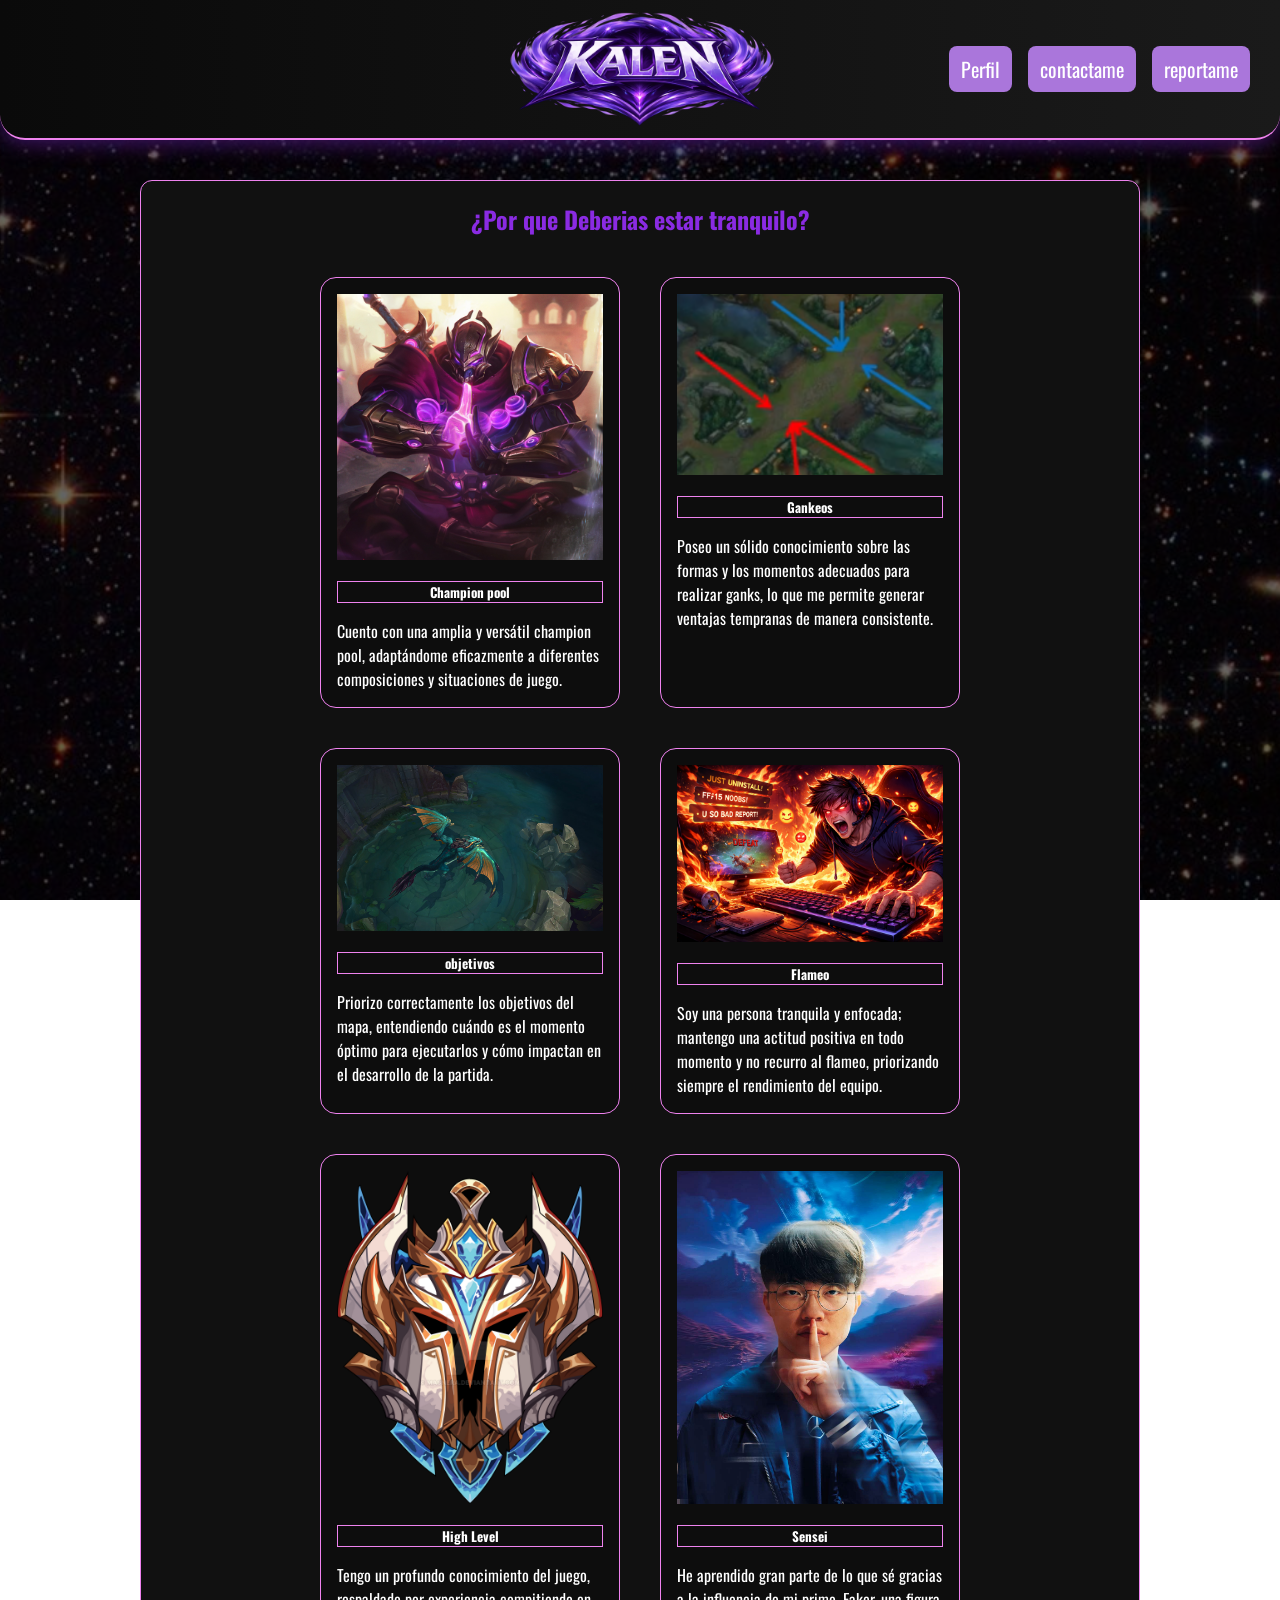
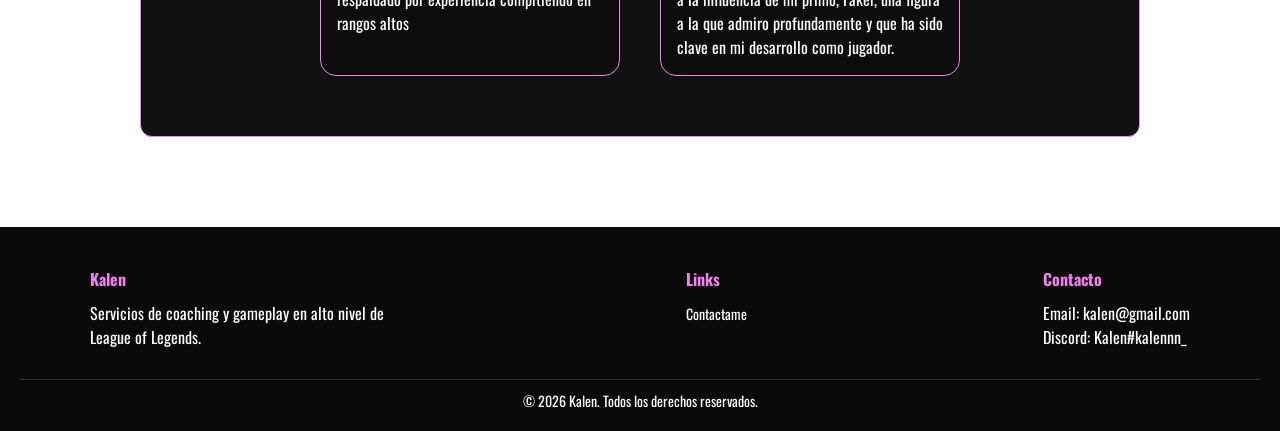
<file: index.html>
<!DOCTYPE html>
<html lang="en">

<head>
    <meta charset="UTF-8">
    <meta name="viewport" content="width=device-width, initial-scale=1.0">
    <link rel="stylesheet" href="./css/style.css">
    <title>Document</title>
</head>

<body>
    <header>
        <nav class="navbar">
            <a href="./index.html"><img src="./imagenes/logo kalen.png" alt="" class="logokalen"></a>

            <ul>

                <li><a class="navbar-link" href="https://op.gg/lol/summoners/las/MercaEnPala-MeP">Perfil</a></li>
                <li>
                    <a class="navbar-link" href="./contacto.html">contactame</a>
                </li>
                <li><a class="navbar-link"
                        href="https://support-leagueoflegends.riotgames.com/hc/es-419/requests/new">reportame</a></li>


            </ul>


        </nav>





    </header>

    <main>
         <div class="contenedor">
        <section class="tituloinicial">
            <h1> ¿Por que Deberias estar tranquilo? </h1>
        </section>
        <section class=ventajas>
            <div class="card">
              
                <img src="./imagenes/shen.jpg" alt="best champ
            "><h5>Champion pool</h5>
                <p>Cuento con una amplia y versátil champion pool, adaptándome eficazmente a diferentes composiciones y
                    situaciones de juego.

                </p>
                
               
            </div>
            <div class="card">
                
                <img class="imagen" src="./imagenes/geneo.png" alt="facil de hacer">
                <h5>Gankeos</h5>
                <p>Poseo un sólido conocimiento sobre las formas y los momentos adecuados para realizar ganks, lo que me
                    permite generar ventajas tempranas de manera consistente. </p>
                
                

            </div>
            <div class="card">
                
                <img class="imagen" src="./imagenes/dragon.jpg" alt="">
                   <h5>objetivos</h5>
                <p>Priorizo correctamente los objetivos del mapa, entendiendo cuándo es el momento óptimo para
                    ejecutarlos y cómo impactan en el desarrollo de la partida. </p>
             
              

            </div>
            <div class="card">
                
                <img class="imagen" src="./imagenes/flamer.png" alt="">
                <h5>Flameo</h5>
                <p>Soy una persona tranquila y enfocada; mantengo una actitud positiva en todo momento y no recurro al
                    flameo, priorizando siempre el rendimiento del equipo.</p>
                
               

            </div>
            <div class="card">
                
                <img class="imagen" src="./imagenes/chall.png" alt="">
                <h5>High Level</h5>
                <p>Tengo un profundo conocimiento del juego, respaldado por experiencia compitiendo en rangos altos</p>
                
                

            </div>
            <div class="card">
                
                <img class="imagen" src="./imagenes/faker.jpg" mi primo el que me enseño todo">
                  <h5>Sensei</h5>
                <p>He aprendido gran parte de lo que sé gracias a la influencia de mi primo, Faker, una figura a la que
                    admiro profundamente y que ha sido clave en mi desarrollo como jugador.</p>
              
                

            </div>


        </section>
    </main>



    <footer>


       <div class="footer-contenedor">

        <div class="footer-section">
            <h4>Kalen</h4>
            <p>Servicios de coaching y gameplay en alto nivel de League of Legends.</p>
        </div>

        <div class="footer-section">
            <h4>Links</h4>
            <ul>
              
                <li><a href="https://www.instagram.com/tomikarlen/">Contactame</a></li>
                
            </ul>
        </div>

        <div class="footer-section">
            <h4>Contacto</h4>
            <p>Email: kalen@gmail.com</p>
            <p>Discord: Kalen#kalennn_</p>
        </div>

    </div>

    <div class="footer-bottom">
        <p>© 2026 Kalen. Todos los derechos reservados.</p>
    </div>
    </footer>

</body>

</html>
</file>
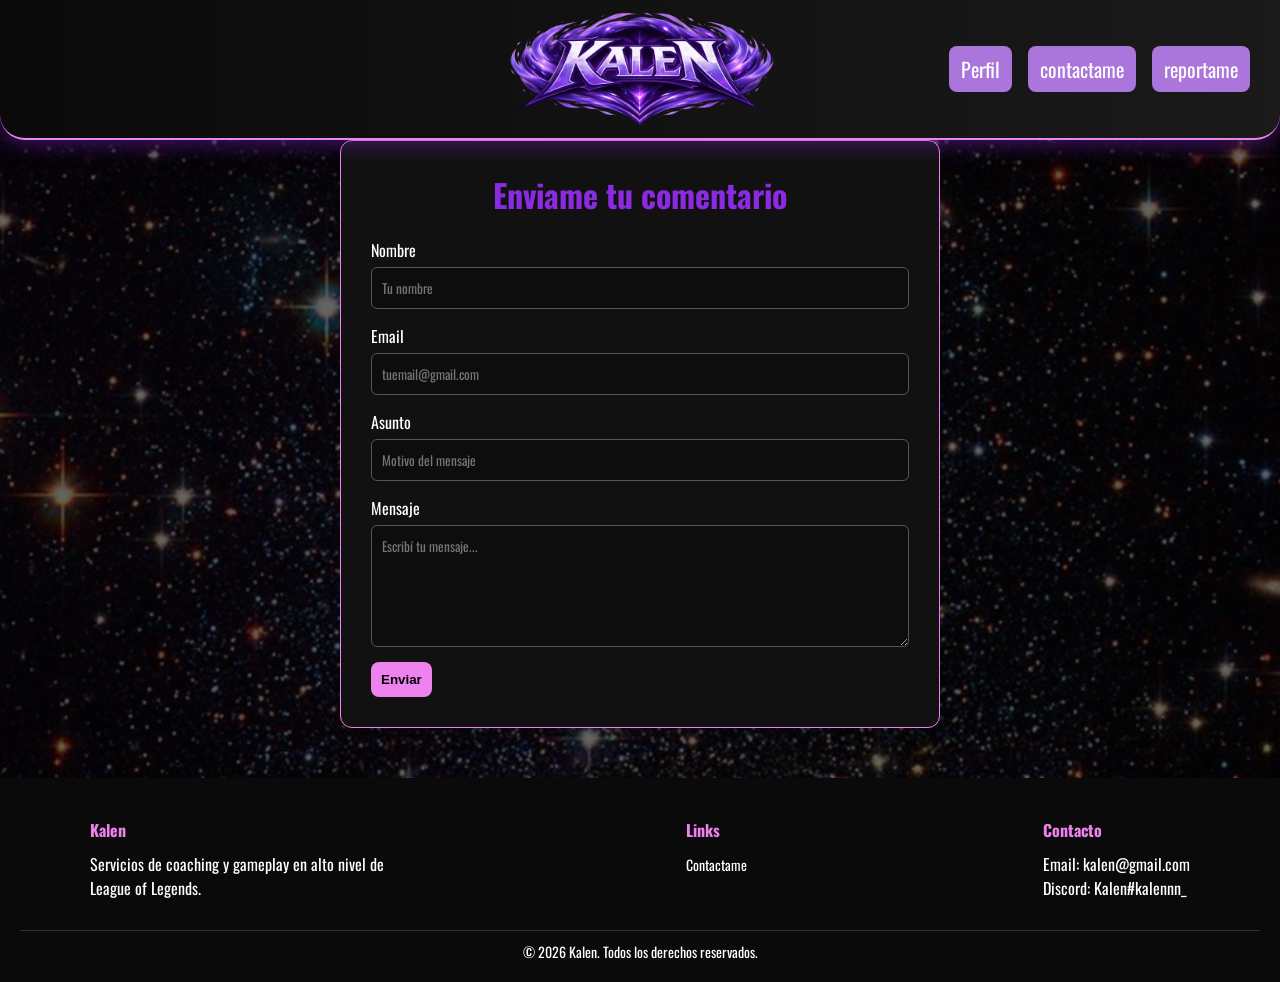
<file: contacto.html>
<!DOCTYPE html>
<html lang="en">
<head>
    <meta charset="UTF-8">
    <meta name="viewport" content="width=device-width, initial-scale=1.0">
    <link rel="stylesheet" href="./css/style.css">
    <title>Document</title>
</head>
<body>

    <header>
        <nav class="navbar">
            <a href="./index.html"><img src="./imagenes/logo kalen.png" alt="" class="logokalen"></a>

            <ul>

                <li><a class="navbar-link" href="https://op.gg/lol/summoners/las/MercaEnPala-MeP">Perfil</a></li>
                <li>
                    <a class="navbar-link" href="./contacto.html">contactame</a>
                </li>
                <li><a class="navbar-link"
                        href="https://support-leagueoflegends.riotgames.com/hc/es-419/requests/new">reportame</a></li>


            </ul>


        </nav>





    </header>
 <div class="contenedor-form">

        <h1>Enviame tu comentario</h1>

        <form action="#" method="post">

            <div class="campo">
                <label for="nombre">Nombre</label>
                <input type="text" name="nombre" id="nombre" placeholder="Tu nombre" required>
            </div>

            <div class="campo">
                <label for="email">Email</label>
                <input type="email" name="email" id="email" placeholder="tuemail@gmail.com" required>
            </div>

            <div class="campo">
                <label for="asunto">Asunto</label>
                <input type="text" name="asunto" id="asunto" placeholder="Motivo del mensaje" required>
            </div>

            <div class="campo">
                <label for="mensaje">Mensaje</label>
                <textarea name="mensaje" id="mensaje" rows="5" placeholder="Escribí tu mensaje..." required></textarea>
            </div>

            <button type="submit" class="btn-enviar">Enviar</button>

        </form>

    </div>
</main>



    <footer>


       <div class="footer-contenedor">

        <div class="footer-section">
            <h4>Kalen</h4>
            <p>Servicios de coaching y gameplay en alto nivel de League of Legends.</p>
        </div>

        <div class="footer-section">
            <h4>Links</h4>
            <ul>
              
                <li><a href="https://www.instagram.com/tomikarlen/">Contactame</a></li>
                
            </ul>
        </div>

        <div class="footer-section">
            <h4>Contacto</h4>
            <p>Email: kalen@gmail.com</p>
            <p>Discord: Kalen#kalennn_</p>
        </div>

    </div>

    <div class="footer-bottom">
        <p>© 2026 Kalen. Todos los derechos reservados.</p>
    </div>
    </footer>
</body>
</html>
</file>
<file: css/style.css>
@import url('https://fonts.googleapis.com/css2?family=Oswald:wght@200..700&display=swap');

* {
    margin: 0;
    padding: 0;
    box-sizing: border-box;
}

/* FUENTE GLOBAL */
body {
    font-family: "Oswald", sans-serif; /* 🔥 ahora aplica a TODO */
    background-image: url("../imagenes/galaxia.jpg");
    background-size: cover;
    background-position: center;
    background-attachment: fixed;
}

/* overlay oscuro */
body::before {
    content: "";
    position: fixed;
    inset: 0;
    background: rgba(0,0,0,0.6);
    z-index: -1;
}

/* MAIN */
main {
    padding: 40px 0;
}

/* CONTENIDO CENTRADO */
.contenedor {
    max-width: 1000px;
    margin: 0 auto;
    background-color: #111;
    padding: 20px;
    border-radius: 12px;
    border: 1px solid violet;
}

/* TITULOS */
h1 {
    color: blueviolet;
    text-align: center;
    margin-bottom: 20px;
}

/* NAVBAR */
.navbar {
    position: relative;
    display: flex;
    justify-content: flex-end;
    align-items: center;
    

    height: 140px;
    padding: 0 30px;

    /* fondo más pro */
    background: linear-gradient(90deg, #0a0a0a, #1a1a1a);

    /* borde violeta estilo LoL */
    border-bottom: 2px solid violet;

    /* forma más linda */
    border-radius: 0 0 25px 25px;

    /* glow suave */
    box-shadow: 0 5px 20px rgba(138, 43, 226, 0.4);
}

/* LOGO CENTRADO */
.logokalen {
    position: absolute;
    left: 50%;
    top: 50%;
    transform: translate(-50%, -50%);
    width: 300px; /* 🔥 bajé de 300 para que no rompa */
}

/* NAV LINKS */
.navbar ul {
    display: flex;
    align-items: center;
    gap: 16px;
    list-style: none;
}

.navbar-link {
    text-decoration: none;
    color: white;
    font-size: 20px;
    background-color: rgb(170, 118, 219);
    padding: 8px 12px;
    border-radius: 8px;
}

/* FOOTER */
footer {
    background-color: #0a0a0a;
    color: white;
    margin-top: 50px;
    padding: 40px 20px 20px;
}

.footer-contenedor {
    max-width: 1100px;
    margin: 0 auto;
    display: flex;
    justify-content: space-between;
    flex-wrap: wrap;
    gap: 30px;
}

.footer-section {
    max-width: 300px;
}

.footer-section h4 {
    margin-bottom: 10px;
    color: violet;
}

.footer-section ul {
    list-style: none;
}

.footer-section a {
    text-decoration: none;
    color: white;
    font-size: 14px;
}

.footer-section a:hover {
    color: violet;
}

.footer-bottom {
    text-align: center;
    margin-top: 30px;
    border-top: 1px solid #333;
    padding-top: 10px;
    font-size: 14px;
}

/* CARDS */
.ventajas {
    display: flex;
    flex-wrap: wrap;
    justify-content: center;
    gap: 40px;
    margin: 40px 0;
}

.card {
    width: 300px;
    padding: 16px;
    border: 1px solid violet;
    border-radius: 16px;
    background-color: #0d0d0d;
}

.card h4,
.card h5 {
    text-align: center;
}

.card h5 {
    margin: 16px 0;
    color: white;
    border: 1px solid violet;
}

.card p {
    color: white;
}

.card img {
    width: 100%;
}
.contenedor-form {
    max-width: 600px;
    margin: 0 auto;
    background-color: #111;
    padding: 30px;
    border-radius: 12px;
    border: 1px solid violet;
}

/* CAMPOS */
.campo {
    display: flex;
    flex-direction: column;
    margin-bottom: 15px;
}

form label {
    color: white;
    margin-bottom: 5px;
}

/* INPUTS Y TEXTAREA */
form input,
form textarea {
    padding: 10px;
    border-radius: 6px;
    border: 1px solid #555;
    background-color: #0d0d0d;
    color: white;
    font-family: "Oswald", sans-serif;
}

/* BOTÓN */
.btn-enviar {
    background-color: violet;
    color: black;
    padding: 10px;
    border: none;
    border-radius: 8px;
    cursor: pointer;
    font-weight: bold;
}

/* HOVER */
.btn-enviar:hover {
    background-color: rgb(170, 118, 219);
}
</file>
